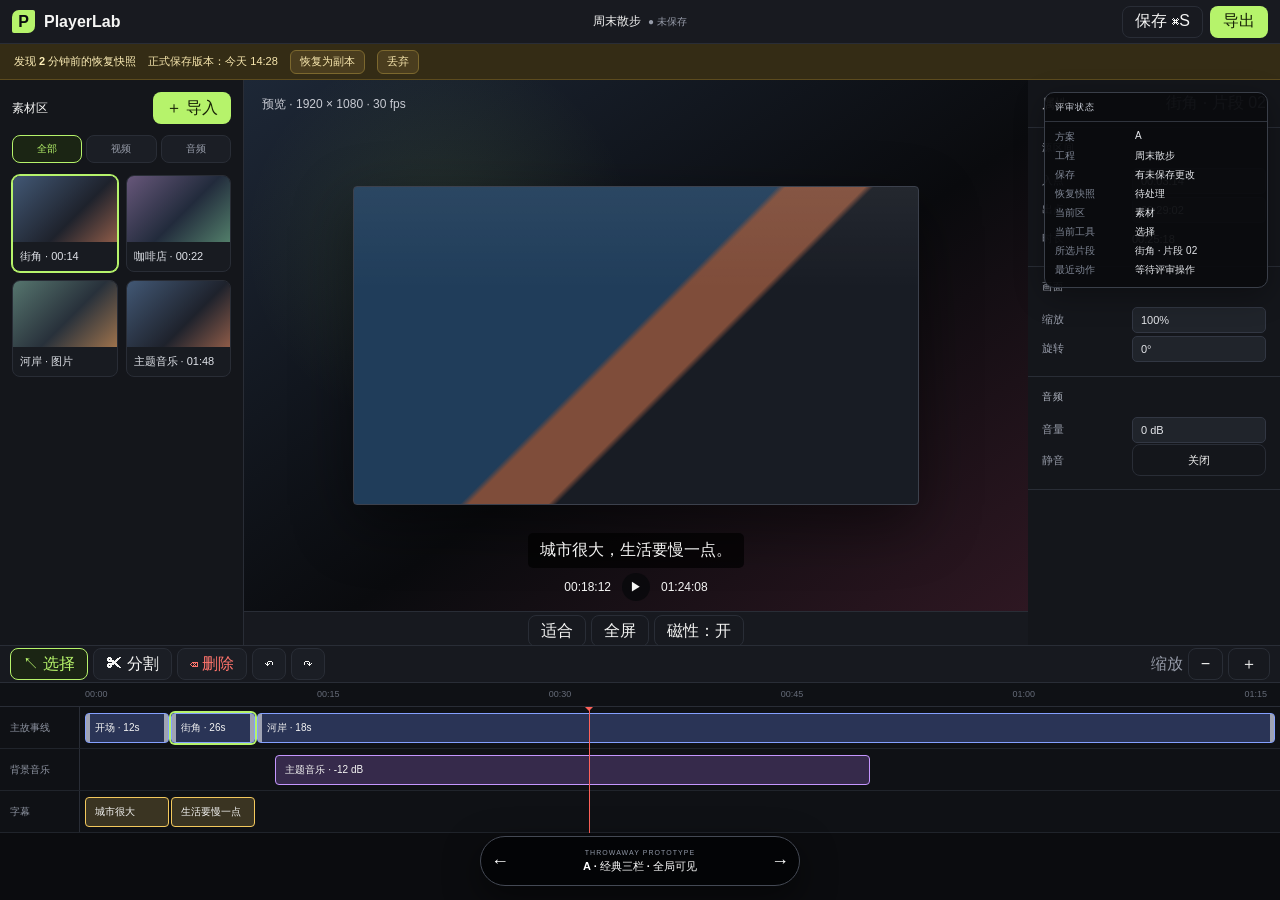
<file: prototype/desktop-editor/index.html>
<!doctype html>
<html lang="zh-CN">
  <head>
    <meta charset="UTF-8" />
    <meta name="viewport" content="width=device-width, initial-scale=1.0" />
    <meta name="color-scheme" content="dark" />
    <title>PlayerLab · 桌面编辑体验原型</title>
    <link rel="stylesheet" href="styles.css" />
  </head>
  <body>
    <!-- Three variants of the first desktop editing workspace, switchable via ?variant=, on this throwaway prototype route. -->
    <main id="prototype-root"></main>

    <aside class="prototype-state" aria-label="原型状态">
      <button class="prototype-state__toggle" data-action="toggle-state" aria-expanded="true">评审状态</button>
      <div class="prototype-state__body" id="prototype-state-body"></div>
    </aside>

    <nav class="prototype-switcher" aria-label="原型方案切换">
      <button data-action="previous-variant" aria-label="上一个方案">←</button>
      <div>
        <span class="prototype-switcher__eyebrow">THROWAWAY PROTOTYPE</span>
        <strong id="variant-label"></strong>
      </div>
      <button data-action="next-variant" aria-label="下一个方案">→</button>
    </nav>

    <div class="toast" id="toast" role="status" aria-live="polite"></div>
    <script src="app.js"></script>
  </body>
</html>
</file>
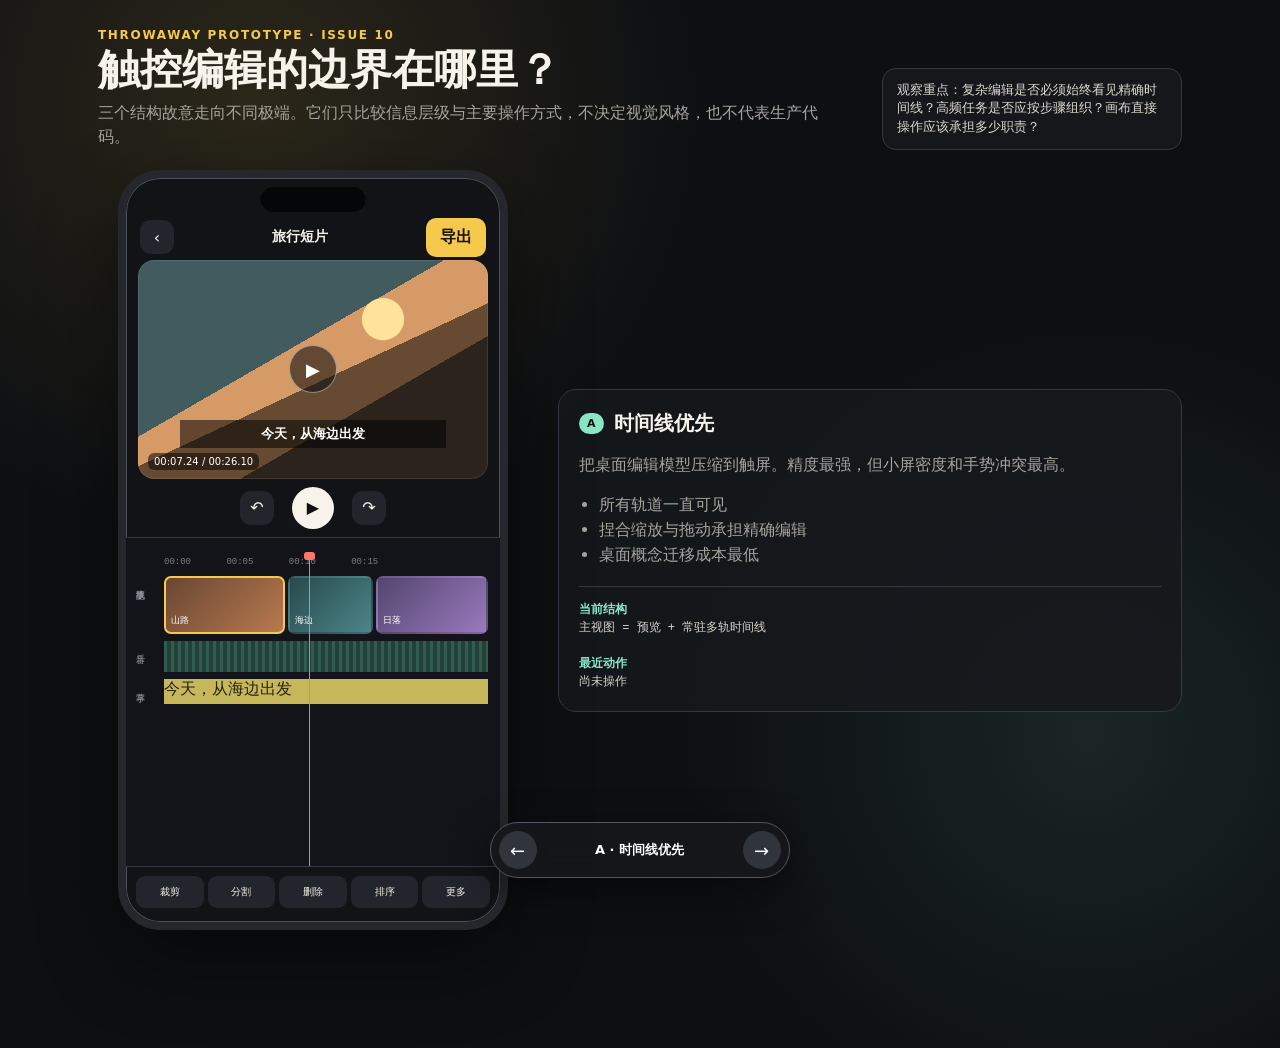
<file: docs/prototypes/mobile-touch-editor.prototype.html>
<!doctype html>
<html lang="zh-CN">
<head>
  <meta charset="utf-8">
  <meta name="viewport" content="width=device-width, initial-scale=1">
  <title>PlayerLab 移动端触控边界原型</title>
  <!-- PROTOTYPE: Three mobile editor structures, switchable via ?variant=A|B|C. Throw away after the decision. -->
  <style>
    :root {
      color-scheme: dark;
      font-family: Inter, ui-sans-serif, system-ui, -apple-system, BlinkMacSystemFont, "Segoe UI", sans-serif;
      --ink: #f7f3eb;
      --muted: #a7a49d;
      --panel: #17191d;
      --panel-2: #22252b;
      --line: #343840;
      --accent: #f6c84c;
      --accent-2: #8ae6c5;
      --danger: #ff766d;
    }

    * { box-sizing: border-box; }
    body {
      margin: 0;
      min-height: 100vh;
      background:
        radial-gradient(circle at 20% 10%, rgba(246, 200, 76, .13), transparent 28rem),
        radial-gradient(circle at 85% 70%, rgba(138, 230, 197, .10), transparent 26rem),
        #0d0f12;
      color: var(--ink);
    }
    button { font: inherit; }
    button:focus-visible { outline: 2px solid var(--accent); outline-offset: 2px; }

    .page {
      width: min(1120px, 100%);
      margin: 0 auto;
      padding: 28px 18px 118px;
    }
    .brief {
      display: grid;
      grid-template-columns: 1fr auto;
      gap: 24px;
      align-items: end;
      margin-bottom: 20px;
    }
    .eyebrow { color: var(--accent); font-size: 12px; font-weight: 800; letter-spacing: .14em; text-transform: uppercase; }
    h1 { margin: 6px 0 8px; font-size: clamp(24px, 4vw, 42px); line-height: 1.06; }
    .brief p { max-width: 720px; margin: 0; color: var(--muted); line-height: 1.55; }
    .question {
      max-width: 300px;
      border: 1px solid var(--line);
      border-radius: 14px;
      padding: 12px 14px;
      color: #dcd8cf;
      background: rgba(23, 25, 29, .86);
      font-size: 13px;
      line-height: 1.45;
    }

    .stage {
      display: grid;
      grid-template-columns: minmax(320px, 430px) minmax(260px, 1fr);
      gap: 30px;
      align-items: center;
    }
    .phone {
      position: relative;
      width: min(390px, 100%);
      height: 760px;
      margin: 0 auto;
      overflow: hidden;
      border: 8px solid #25272c;
      border-radius: 42px;
      background: #111317;
      box-shadow: 0 28px 80px rgba(0,0,0,.48), inset 0 0 0 1px #4c5059;
    }
    .island { position: absolute; z-index: 20; top: 9px; left: 50%; width: 105px; height: 25px; border-radius: 18px; background: #050607; transform: translateX(-50%); }
    .app { height: 100%; padding-top: 36px; display: flex; flex-direction: column; }
    .topbar { height: 46px; display: flex; align-items: center; justify-content: space-between; padding: 0 14px; }
    .topbar strong { font-size: 14px; }
    .icon, .chip, .tool, .primary, .nav-item, .step, .circle-action {
      border: 0;
      color: var(--ink);
      background: var(--panel-2);
      cursor: pointer;
    }
    .icon { min-width: 34px; height: 34px; border-radius: 11px; }
    .chip { padding: 7px 11px; border-radius: 999px; font-size: 12px; }
    .primary { padding: 9px 14px; border-radius: 10px; background: var(--accent); color: #17130a; font-weight: 800; }

    .preview {
      position: relative;
      margin: 0 12px;
      border-radius: 16px;
      overflow: hidden;
      background:
        linear-gradient(155deg, transparent 54%, rgba(0,0,0,.52) 54%),
        radial-gradient(circle at 70% 27%, #ffe39a 0 7%, transparent 7.4%),
        linear-gradient(150deg, #415b5e 0 42%, #d69a67 42% 66%, #5b493d 66%);
      box-shadow: inset 0 0 0 1px rgba(255,255,255,.09);
    }
    .preview.landscape { aspect-ratio: 16 / 10; }
    .preview.portrait { width: 225px; max-height: 390px; aspect-ratio: 9 / 16; margin-inline: auto; }
    .play { position: absolute; inset: 50% auto auto 50%; transform: translate(-50%,-50%); width: 48px; height: 48px; border: 1px solid rgba(255,255,255,.45); border-radius: 50%; color: white; background: rgba(10,10,12,.56); font-size: 18px; }
    .caption { position: absolute; left: 12%; right: 12%; bottom: 14%; padding: 5px; text-align: center; color: white; background: rgba(0,0,0,.54); font-weight: 800; font-size: 13px; }
    .timecode { position: absolute; left: 10px; bottom: 9px; padding: 3px 6px; border-radius: 6px; color: white; background: rgba(0,0,0,.52); font-size: 10px; }

    .inspector {
      border: 1px solid var(--line);
      border-radius: 18px;
      padding: 20px;
      background: rgba(23,25,29,.82);
    }
    .variant-name { display: flex; align-items: center; gap: 10px; margin-bottom: 12px; }
    .variant-name b { font-size: 20px; }
    .tag { color: #111; background: var(--accent-2); border-radius: 999px; padding: 4px 8px; font-size: 11px; font-weight: 900; }
    .inspector p, .inspector li { color: var(--muted); line-height: 1.55; }
    .inspector ul { margin: 12px 0 18px; padding-left: 20px; }
    .state { border-top: 1px solid var(--line); padding-top: 14px; font: 12px/1.5 ui-monospace, SFMono-Regular, Menlo, monospace; color: #d7d3ca; }
    .state strong { color: var(--accent-2); }

    /* A — persistent precision timeline */
    .a .preview { flex: 0 0 auto; }
    .transport { display: flex; justify-content: center; align-items: center; gap: 18px; height: 58px; }
    .transport .icon:nth-child(2) { width: 42px; height: 42px; border-radius: 50%; background: var(--ink); color: #111; }
    .timeline { position: relative; flex: 1; min-height: 250px; padding: 19px 12px 10px 38px; background: #121419; border-top: 1px solid var(--line); overflow: hidden; }
    .ruler { height: 19px; color: #777d87; font: 9px ui-monospace, monospace; word-spacing: 30px; white-space: nowrap; }
    .track-label { position: absolute; left: 8px; color: #8f949e; font-size: 9px; writing-mode: vertical-rl; }
    .track { display: flex; gap: 3px; height: 58px; margin-bottom: 7px; }
    .clip { display: grid; place-items: end start; min-width: 0; padding: 5px; border: 2px solid transparent; border-radius: 7px; overflow: hidden; color: white; background: linear-gradient(135deg,#694733,#b8794e); font-size: 9px; }
    .clip.selected { border-color: var(--accent); }
    .clip.two { background: linear-gradient(135deg,#274a4d,#4d8588); }
    .clip.three { background: linear-gradient(135deg,#53466f,#9a79bd); }
    .audio { height: 31px; background: repeating-linear-gradient(90deg,#315c51 0 3px,#234039 3px 7px); }
    .subs { height: 25px; color: #25220f; background: #c7b75b; }
    .playhead { position: absolute; z-index: 4; top: 14px; bottom: 0; left: 49%; width: 1px; background: var(--danger); }
    .playhead::before { content:""; position:absolute; left:-5px; width:11px; height:8px; border-radius:3px; background:var(--danger); }
    .toolrow { display: grid; grid-template-columns: repeat(5,1fr); gap: 4px; padding: 9px 10px 14px; border-top: 1px solid var(--line); }
    .tool { padding: 9px 2px; border-radius: 9px; font-size: 10px; }

    /* B — staged story workflow */
    .b { background: #15130f; }
    .b .topbar { background: #efe9dc; color: #252019; }
    .b .topbar .icon { background: #d9d0c0; color: #252019; }
    .b .preview { margin-top: 10px; }
    .story-strip { display: flex; gap: 8px; padding: 14px; overflow: hidden; }
    .story-card { min-width: 92px; height: 74px; padding: 8px; border: 2px solid transparent; border-radius: 13px; color: white; background: linear-gradient(150deg,#684833,#bc8359); text-align: left; font-size: 10px; }
    .story-card.selected { border-color: var(--accent); }
    .story-card:nth-child(2) { background: linear-gradient(150deg,#315557,#72a6a5); }
    .story-card:nth-child(3) { background: linear-gradient(150deg,#574b70,#9478ad); }
    .drawer { flex: 1; margin: 0 10px 10px; padding: 15px; border-radius: 20px; color: #27221b; background: #f0eade; }
    .drawer-head { display: flex; align-items: center; justify-content: space-between; }
    .drawer h3 { margin: 0; font-size: 16px; }
    .drawer p { margin: 7px 0 12px; color: #776e61; font-size: 11px; }
    .large-actions { display: grid; grid-template-columns: repeat(2,1fr); gap: 9px; }
    .large-actions button { padding: 15px 8px; border: 0; border-radius: 13px; color: #28221a; background: #dcd2c2; font-weight: 750; }
    .steps { display: grid; grid-template-columns: repeat(5,1fr); padding: 8px 8px 14px; background: #0e0f12; }
    .step { padding: 8px 1px; border-radius: 9px; background: transparent; color: #858991; font-size: 9px; }
    .step.active { color: var(--accent); background: #22242a; }

    /* C — canvas-first direct manipulation */
    .c { background: #08090b; }
    .c .topbar { position: absolute; z-index: 9; top: 36px; left: 0; right: 0; background: linear-gradient(#08090bd6,transparent); }
    .c .preview { flex: 1; width: 100%; max-height: none; margin: 0; border-radius: 0; }
    .selection-box { position: absolute; left: 12%; right: 12%; bottom: 12%; height: 70px; border: 2px solid var(--accent); }
    .selection-box i { position: absolute; width: 10px; height: 10px; border-radius: 50%; background: var(--accent); }
    .selection-box i:nth-child(1) { left:-6px; top:-6px; }.selection-box i:nth-child(2) { right:-6px; top:-6px; }
    .selection-box i:nth-child(3) { left:-6px; bottom:-6px; }.selection-box i:nth-child(4) { right:-6px; bottom:-6px; }
    .floating-tools { position: absolute; right: 12px; top: 130px; display: grid; gap: 9px; }
    .circle-action { width: 44px; height: 44px; border-radius: 50%; background: rgba(30,32,37,.9); box-shadow: 0 5px 18px rgba(0,0,0,.35); }
    .filmstrip { position: absolute; left: 0; right: 0; bottom: 67px; padding: 9px 12px; background: linear-gradient(transparent,#08090b 30%); }
    .frames { display: flex; height: 62px; gap: 3px; overflow: hidden; }
    .frame { flex: 1; border-radius: 5px; background: linear-gradient(135deg,#4a3731,#936348); }
    .frame:nth-child(n+4) { background: linear-gradient(135deg,#284c4d,#689497); }
    .frame.selected { outline: 2px solid var(--accent); outline-offset: -2px; }
    .bottom-nav { height: 67px; display: grid; grid-template-columns: repeat(5,1fr); padding: 7px 8px 12px; background: #0a0b0d; }
    .nav-item { border-radius: 10px; color: #888d96; background: transparent; font-size: 10px; }
    .nav-item.active { color: var(--accent); background: #22242a; }

    .switcher {
      position: fixed;
      z-index: 100;
      left: 50%;
      bottom: 22px;
      display: flex;
      align-items: center;
      gap: 8px;
      padding: 8px;
      border: 1px solid #515660;
      border-radius: 999px;
      color: white;
      background: #15171bea;
      box-shadow: 0 12px 38px rgba(0,0,0,.5);
      transform: translateX(-50%);
      backdrop-filter: blur(14px);
    }
    .switcher button { width: 38px; height: 38px; border: 0; border-radius: 50%; color: white; background: #30343b; cursor: pointer; font-size: 18px; }
    .switch-label { min-width: 190px; text-align: center; font-weight: 800; font-size: 13px; }

    @media (max-width: 760px) {
      .brief { grid-template-columns: 1fr; }
      .question { max-width: none; }
      .stage { grid-template-columns: 1fr; }
      .inspector { order: -1; }
      .phone { height: min(760px, calc(100vh - 170px)); min-height: 620px; }
    }
  </style>
</head>
<body>
  <main class="page">
    <section class="brief">
      <div>
        <div class="eyebrow">Throwaway prototype · Issue 10</div>
        <h1>触控编辑的边界在哪里？</h1>
        <p>三个结构故意走向不同极端。它们只比较信息层级与主要操作方式，不决定视觉风格，也不代表生产代码。</p>
      </div>
      <aside class="question">观察重点：复杂编辑是否必须始终看见精确时间线？高频任务是否应按步骤组织？画布直接操作应该承担多少职责？</aside>
    </section>
    <section id="mount"></section>
  </main>

  <nav class="switcher" aria-label="原型变体切换">
    <button id="prev" aria-label="上一个变体">←</button>
    <div class="switch-label" id="switchLabel"></div>
    <button id="next" aria-label="下一个变体">→</button>
  </nav>

  <script>
    const variants = ['A', 'B', 'C'];
    const meta = {
      A: { name: '时间线优先', state: '主视图 = 预览 + 常驻多轨时间线', summary: '把桌面编辑模型压缩到触屏。精度最强，但小屏密度和手势冲突最高。' },
      B: { name: '故事步骤优先', state: '主视图 = 预览 + 故事卡片；时间线按需展开', summary: '按素材、剪辑、音乐、文字、导出分阶段，复杂操作进入上下文抽屉。' },
      C: { name: '画布直接操作', state: '主视图 = 全屏画布；片段条与工具悬浮', summary: '让作品占据屏幕，把操作放在对象周围。直觉强，但精确时序能力最弱。' }
    };

    const topbar = (title, action = '导出') => `
      <div class="topbar"><button class="icon" data-action="返回">‹</button><strong>${title}</strong><button class="primary" data-action="${action}">${action}</button></div>`;
    const preview = (portrait = false, selected = false) => `
      <div class="preview ${portrait ? 'portrait' : 'landscape'}">
        <button class="play" data-action="播放或暂停">▶</button>
        <div class="caption">今天，从海边出发</div>
        <div class="timecode">00:07.24 / 00:26.10</div>
        ${selected ? '<div class="selection-box"><i></i><i></i><i></i><i></i></div>' : ''}
      </div>`;

    function VariantA() {
      return `
        <div class="stage">
          <div class="phone"><div class="island"></div><div class="app a">
            ${topbar('旅行短片')}${preview(false)}
            <div class="transport"><button class="icon" data-action="撤销">↶</button><button class="icon" data-action="播放">▶</button><button class="icon" data-action="重做">↷</button></div>
            <div class="timeline">
              <div class="ruler">00:00 00:05 00:10 00:15</div><span class="track-label" style="top:45px">主故事线</span>
              <div class="track"><button class="clip selected" style="flex:1.2" data-action="选择山路片段">山路</button><button class="clip two" style="flex:.8" data-action="选择海边片段">海边</button><button class="clip three" style="flex:1.1" data-action="选择日落片段">日落</button></div>
              <span class="track-label" style="top:109px">音乐</span><div class="track audio"></div>
              <span class="track-label" style="top:148px">字幕</span><div class="track subs">今天，从海边出发</div><div class="playhead"></div>
            </div>
            <div class="toolrow"><button class="tool" data-action="裁剪">裁剪</button><button class="tool" data-action="分割">分割</button><button class="tool" data-action="删除">删除</button><button class="tool" data-action="排序">排序</button><button class="tool" data-action="更多工具">更多</button></div>
          </div></div>${Inspector('A')}
        </div>`;
    }

    function VariantB() {
      return `
        <div class="stage">
          <div class="phone"><div class="island"></div><div class="app b">
            ${topbar('剪辑 · 旅行短片', '预览')}${preview(false)}
            <div class="story-strip"><button class="story-card selected" data-action="选择第一个故事卡片">1 山路<br>8.2 秒</button><button class="story-card" data-action="选择第二个故事卡片">2 海边<br>6.8 秒</button><button class="story-card" data-action="选择第三个故事卡片">3 日落<br>11.1 秒</button></div>
            <div class="drawer"><div class="drawer-head"><h3>山路片段</h3><button class="chip" data-action="打开精确时间线">精确时间线</button></div><p>点选一个动作；需要逐帧定位时再进入全屏时间线。</p><div class="large-actions"><button data-action="裁剪片段">✂ 裁剪</button><button data-action="分割片段">│ 分割</button><button data-action="替换片段">▣ 替换</button><button data-action="删除片段">⌫ 删除</button></div></div>
            <div class="steps"><button class="step">素材</button><button class="step active">剪辑</button><button class="step">音乐</button><button class="step">文字</button><button class="step">导出</button></div>
          </div></div>${Inspector('B')}
        </div>`;
    }

    function VariantC() {
      return `
        <div class="stage">
          <div class="phone"><div class="island"></div><div class="app c">
            ${topbar('旅行短片')}${preview(true, true)}
            <div class="floating-tools"><button class="circle-action" data-action="编辑文字">字</button><button class="circle-action" data-action="调整画面">裁</button><button class="circle-action" data-action="调整声音">声</button><button class="circle-action" data-action="删除对象">⌫</button></div>
            <div class="filmstrip"><div class="frames"><button class="frame selected" data-action="选择山路帧"></button><button class="frame"></button><button class="frame"></button><button class="frame"></button><button class="frame"></button><button class="frame"></button></div></div>
            <div class="bottom-nav"><button class="nav-item active">片段</button><button class="nav-item">音乐</button><button class="nav-item">文字</button><button class="nav-item">画幅</button><button class="nav-item">更多</button></div>
          </div></div>${Inspector('C')}
        </div>`;
    }

    function Inspector(key) {
      const m = meta[key];
      const bullets = {
        A: ['所有轨道一直可见', '捏合缩放与拖动承担精确编辑', '桌面概念迁移成本最低'],
        B: ['高频任务按阶段出现', '单指点按、拖拽为主', '精确时间线是按需工具，不是首页'],
        C: ['预览画布占据绝对中心', '文字与构图直接在画布操作', '时序编辑退化为底部胶片条']
      }[key];
      return `<aside class="inspector"><div class="variant-name"><span class="tag">${key}</span><b>${m.name}</b></div><p>${m.summary}</p><ul>${bullets.map(x => `<li>${x}</li>`).join('')}</ul><div class="state"><strong>当前结构</strong><br>${m.state}<br><br><strong>最近动作</strong><br><span id="lastAction">尚未操作</span></div></aside>`;
    }

    function currentVariant() {
      const value = new URLSearchParams(location.search).get('variant')?.toUpperCase();
      return variants.includes(value) ? value : 'A';
    }
    function show(key) {
      history.replaceState({}, '', `${location.pathname}?variant=${key}${location.hash}`);
      document.getElementById('mount').innerHTML = ({ A: VariantA, B: VariantB, C: VariantC })[key]();
      document.getElementById('switchLabel').textContent = `${key} · ${meta[key].name}`;
      document.querySelectorAll('[data-action]').forEach(button => button.addEventListener('click', () => {
        document.getElementById('lastAction').textContent = button.dataset.action;
      }));
    }
    function cycle(delta) {
      const index = variants.indexOf(currentVariant());
      show(variants[(index + delta + variants.length) % variants.length]);
    }
    document.getElementById('prev').addEventListener('click', () => cycle(-1));
    document.getElementById('next').addEventListener('click', () => cycle(1));
    window.addEventListener('keydown', event => {
      if (['INPUT','TEXTAREA'].includes(document.activeElement?.tagName) || document.activeElement?.isContentEditable) return;
      if (event.key === 'ArrowLeft') cycle(-1);
      if (event.key === 'ArrowRight') cycle(1);
    });
    show(currentVariant());
  </script>
</body>
</html>
</file>
<file: prototype/desktop-editor/styles.css>
:root {
  font-family:
    Inter, ui-sans-serif, -apple-system, BlinkMacSystemFont, "Segoe UI", sans-serif;
  color: #f5f5f4;
  background: #0b0c0f;
  font-synthesis: none;
  --bg: #0b0c0f;
  --panel: #14161b;
  --panel-2: #1b1e25;
  --line: #292d36;
  --muted: #969ba8;
  --text: #f5f5f4;
  --accent: #b6f36b;
  --accent-ink: #162006;
  --danger: #ff746c;
  --video: #6f8fff;
  --music: #b67cff;
  --caption: #f4c95d;
}

* { box-sizing: border-box; }
html, body { margin: 0; min-width: 1024px; min-height: 720px; height: 100%; overflow: hidden; }
button, input { font: inherit; }
button { color: inherit; }
button:focus-visible, [tabindex]:focus-visible { outline: 2px solid var(--accent); outline-offset: 2px; }

.app-shell { height: 100vh; display: grid; background: var(--bg); }
.icon-button, .quiet-button, .primary-button, .tool-button, .tab-button {
  border: 1px solid var(--line); border-radius: 8px; background: var(--panel-2); cursor: pointer;
}
.icon-button, .quiet-button, .primary-button, .tool-button { min-height: 32px; padding: 0 12px; }
.icon-button:hover, .quiet-button:hover, .tool-button:hover, .tab-button:hover { background: #252a34; }
.primary-button { background: var(--accent); color: var(--accent-ink); border-color: transparent; font-weight: 750; }
.primary-button:hover { filter: brightness(1.08); }
.quiet-button { background: transparent; }
.danger-button { color: var(--danger); }
.tool-button.is-active, .tab-button.is-active { border-color: var(--accent); color: var(--accent); background: #1b2514; }
.eyebrow { margin: 0; color: var(--muted); font-size: 10px; font-weight: 800; letter-spacing: .14em; text-transform: uppercase; }
.muted { color: var(--muted); }
.status-dot { display: inline-block; width: 7px; height: 7px; margin-right: 7px; border-radius: 50%; background: var(--accent); }
.drag-handle { color: #717786; letter-spacing: -2px; }

.preview {
  position: relative; display: grid; place-items: center; min-height: 220px; overflow: hidden;
  background:
    radial-gradient(circle at 25% 30%, rgba(182, 243, 107, .1), transparent 28%),
    linear-gradient(145deg, #1d2736 0%, #0a0b0e 56%, #2e1722 100%);
}
.preview::before {
  content: ""; width: min(72%, 760px); aspect-ratio: 16/9; border: 1px solid #3c414d; border-radius: 4px;
  background:
    linear-gradient(180deg, rgba(255,255,255,.05), transparent 32%),
    linear-gradient(135deg, #203d5a 0 48%, #7f4d3a 49% 58%, #181c24 59%);
  box-shadow: 0 20px 60px rgba(0,0,0,.46);
}
.preview__title { position: absolute; top: 16px; left: 18px; font-size: 12px; color: #c8cbd3; }
.preview__caption { position: absolute; bottom: 43px; padding: 7px 12px; border-radius: 5px; background: rgba(0,0,0,.7); font-weight: 700; }
.transport { position: absolute; bottom: 10px; display: flex; align-items: center; gap: 11px; font-size: 12px; }
.transport button { border: 0; background: rgba(7,8,10,.76); border-radius: 999px; width: 28px; height: 28px; cursor: pointer; }

.media-grid { display: grid; grid-template-columns: repeat(2, minmax(0, 1fr)); gap: 8px; }
.media-card { padding: 0; overflow: hidden; text-align: left; background: #181b21; border: 1px solid var(--line); border-radius: 8px; cursor: pointer; }
.media-card__thumb { display: block; height: 66px; background: linear-gradient(135deg, #425875, #1e222c 60%, #8d5b48); }
.media-card:nth-child(2) .media-card__thumb { background: linear-gradient(135deg, #67577a, #222b3c 55%, #527e6a); }
.media-card:nth-child(3) .media-card__thumb { background: linear-gradient(135deg, #56756e, #28313b 55%, #9d724c); }
.media-card span:last-child { display: block; padding: 7px; overflow: hidden; color: #dfe2e8; font-size: 11px; text-overflow: ellipsis; white-space: nowrap; }
.media-card.is-selected { border-color: var(--accent); box-shadow: 0 0 0 1px var(--accent); }

.timeline { position: relative; background: #0f1115; overflow: hidden; }
.timeline__ruler { display: flex; justify-content: space-between; height: 24px; padding: 6px 13px 0 85px; color: #656b78; font-size: 9px; border-bottom: 1px solid var(--line); }
.timeline__lane { display: grid; grid-template-columns: 80px 1fr; min-height: 42px; border-bottom: 1px solid #20242b; }
.timeline__label { display: flex; align-items: center; padding-left: 10px; color: #8d93a0; font-size: 10px; border-right: 1px solid var(--line); }
.timeline__content { position: relative; display: flex; gap: 2px; align-items: center; padding: 5px; }
.clip { position: relative; display: flex; align-items: center; min-width: 84px; height: 30px; padding: 0 9px; overflow: hidden; border: 1px solid #84a0ff; border-radius: 4px; background: rgba(111,143,255,.28); font-size: 10px; cursor: pointer; white-space: nowrap; }
.clip.music { margin-left: 16%; width: 50%; border-color: #c596ff; background: rgba(182,124,255,.23); }
.clip.caption { border-color: #f4c95d; background: rgba(244,201,93,.19); }
.clip.is-selected { box-shadow: 0 0 0 2px var(--accent); }
.clip__trim { position: absolute; inset-block: 0; width: 4px; background: rgba(255,255,255,.55); }
.clip__trim:first-child { left: 0; } .clip__trim:last-child { right: 0; }
.playhead { position: absolute; z-index: 6; top: 24px; bottom: 0; left: 46%; width: 1px; background: #ff625a; pointer-events: none; }
.playhead::before { content: ""; position: absolute; top: 0; left: -4px; border: 4px solid transparent; border-top-color: #ff625a; }

.inspector { overflow: auto; background: var(--panel); }
.inspector__header { display: flex; align-items: center; justify-content: space-between; padding: 13px 14px; border-bottom: 1px solid var(--line); }
.inspector h2 { margin: 0; font-size: 13px; }
.property-group { padding: 13px 14px; border-bottom: 1px solid var(--line); }
.property-group h3 { margin: 0 0 11px; color: #aeb3bf; font-size: 10px; letter-spacing: .08em; text-transform: uppercase; }
.property-row { display: grid; grid-template-columns: 82px 1fr; gap: 8px; align-items: center; min-height: 29px; font-size: 11px; }
.property-row span:first-child { color: var(--muted); }
.field { padding: 6px 8px; color: #e4e6ea; background: #20242b; border: 1px solid #323743; border-radius: 5px; }

.recovery-banner { display: flex; align-items: center; gap: 12px; min-height: 36px; padding: 0 14px; color: #f8e7ae; background: #342c15; border-bottom: 1px solid #5c4b1e; font-size: 11px; }
.recovery-banner strong { color: #fff0b8; }
.recovery-banner button { min-height: 24px; padding: 0 9px; border: 1px solid #7c682e; border-radius: 6px; background: #4a3d1e; cursor: pointer; }

/* Variant A: conventional professional three-pane workspace. */
.variant-a { grid-template-rows: 44px auto minmax(260px, 1fr) 255px; }
.a-topbar { display: grid; grid-template-columns: 260px 1fr 260px; align-items: center; padding: 0 12px; background: #181a20; border-bottom: 1px solid var(--line); }
.brand { display: flex; gap: 9px; align-items: center; font-weight: 850; }
.brand-mark { display: grid; place-items: center; width: 23px; height: 23px; color: #0b0c0f; background: var(--accent); border-radius: 7px 2px 7px 2px; }
.project-title { justify-self: center; font-size: 12px; }
.project-title small { margin-left: 7px; color: var(--muted); }
.a-actions { justify-self: end; display: flex; gap: 7px; }
.a-main { display: grid; grid-template-columns: 244px minmax(480px, 1fr) 252px; min-height: 0; }
.a-library { overflow: auto; padding: 12px; background: var(--panel); border-right: 1px solid var(--line); }
.panel-heading { display: flex; align-items: center; justify-content: space-between; margin-bottom: 11px; }
.panel-heading h2 { margin: 0; font-size: 12px; }
.a-library__tabs { display: flex; gap: 4px; margin-bottom: 12px; }
.tab-button { flex: 1; min-height: 28px; padding: 0 7px; color: var(--muted); font-size: 10px; }
.a-preview-column { display: grid; grid-template-rows: 1fr 34px; min-width: 0; }
.a-preview-tools { display: flex; justify-content: center; gap: 5px; padding: 3px; background: #17191f; border-top: 1px solid var(--line); }
.a-timeline-header { display: flex; align-items: center; justify-content: space-between; height: 38px; padding: 0 10px; background: #17191f; border-top: 1px solid var(--line); border-bottom: 1px solid var(--line); }
.a-timeline-header__group { display: flex; align-items: center; gap: 5px; }

/* Variant B: left activity rail and a large story surface. */
.variant-b { grid-template-columns: 62px 310px minmax(520px, 1fr); grid-template-rows: 48px auto minmax(0, 1fr) 30px; }
.b-topbar { grid-column: 1 / -1; display: flex; align-items: center; gap: 10px; padding: 0 14px; background: #111319; border-bottom: 1px solid var(--line); }
.b-topbar .brand { margin-right: 18px; }
.b-topbar__project { flex: 1; font-size: 12px; }
.b-topbar__project span { color: var(--muted); }
.b-recovery { grid-column: 1 / -1; }
.b-rail { display: flex; flex-direction: column; gap: 7px; align-items: center; padding-top: 12px; background: #101217; border-right: 1px solid var(--line); }
.b-rail button { display: grid; place-items: center; gap: 3px; width: 50px; min-height: 48px; padding: 5px 2px; color: #9298a5; background: transparent; border: 0; border-radius: 8px; font-size: 9px; cursor: pointer; }
.b-rail button b { font-size: 18px; font-weight: 500; }
.b-rail button.is-active { color: var(--accent); background: #1a2117; }
.b-drawer { min-height: 0; overflow: auto; padding: 16px; background: #171920; border-right: 1px solid var(--line); }
.b-drawer__heading { margin-bottom: 17px; }
.b-drawer__heading h2 { margin: 2px 0 6px; font-size: 20px; }
.b-drawer__heading p { margin: 0; color: var(--muted); font-size: 11px; line-height: 1.5; }
.b-import-zone { display: grid; place-items: center; min-height: 92px; margin-bottom: 14px; color: #cfd3dc; background: #1e222a; border: 1px dashed #4a5160; border-radius: 10px; font-size: 11px; cursor: pointer; }
.b-workspace { display: grid; grid-template-rows: minmax(260px, 1fr) 214px; min-height: 0; }
.b-story { min-height: 0; padding: 12px 15px 70px; overflow: auto; background: #0e1014; border-top: 1px solid var(--line); }
.b-story__header { display: flex; align-items: center; justify-content: space-between; margin-bottom: 9px; }
.b-story__header h2 { margin: 0; font-size: 13px; }
.story-strip { display: flex; gap: 7px; min-height: 102px; }
.story-card { position: relative; flex: 1; min-width: 120px; padding: 8px; text-align: left; background: #1b1f27; border: 1px solid #333947; border-radius: 10px; cursor: pointer; }
.story-card::before { content: ""; display: block; height: 54px; margin-bottom: 7px; border-radius: 6px; background: linear-gradient(135deg, #3d5772, #202733 55%, #7c4b39); }
.story-card:nth-child(2)::before { background: linear-gradient(135deg, #55516f, #232d3d 55%, #476f62); }
.story-card:nth-child(3)::before { background: linear-gradient(135deg, #436a65, #222934 55%, #936847); }
.story-card.is-selected { border-color: var(--accent); box-shadow: 0 0 0 1px var(--accent); }
.story-card strong { display: block; font-size: 11px; }
.story-card small { color: var(--muted); font-size: 9px; }
.b-context-popover { position: absolute; z-index: 4; right: 18px; bottom: 115px; width: 224px; padding: 12px; background: rgba(26,29,35,.96); border: 1px solid #444a56; border-radius: 12px; box-shadow: 0 18px 45px rgba(0,0,0,.4); }
.b-context-popover h3 { margin: 0 0 9px; font-size: 12px; }
.b-context-actions { display: grid; grid-template-columns: repeat(2, 1fr); gap: 5px; }
.b-multitrack { min-height: 0; overflow: hidden; background: #0e1014; border-top: 1px solid var(--line); }
.b-multitrack__header { display: flex; align-items: center; justify-content: space-between; height: 38px; padding: 0 12px; background: #17191f; border-bottom: 1px solid var(--line); }
.b-multitrack__header h2 { display: inline; margin: 0 8px 0 0; font-size: 12px; }
.b-multitrack__header span { color: var(--muted); font-size: 9px; }
.b-multitrack__zoom { display: flex; align-items: center; gap: 5px; }
.b-multitrack__zoom .quiet-button { min-height: 26px; padding: 0 9px; }
.b-multitrack .timeline { height: 176px; }
.b-statusbar { grid-column: 1 / -1; display: flex; justify-content: space-between; align-items: center; padding: 0 12px; color: #777e8c; background: #101217; border-top: 1px solid var(--line); font-size: 9px; }

/* Variant C: task-oriented focus workflow. */
.variant-c { grid-template-rows: 58px auto 1fr; background: #eae9e3; color: #20201e; --line: #d1d0c9; --panel: #f5f4ee; --panel-2: #fffef8; --muted: #72716c; --accent: #1f63df; --accent-ink: #fff; }
.variant-c .primary-button { color: #fff; }
.c-header { display: flex; align-items: center; gap: 24px; padding: 0 18px; background: #f7f6f0; border-bottom: 1px solid var(--line); }
.c-header .brand-mark { color: #fff; background: var(--accent); }
.c-header__middle { flex: 1; display: flex; justify-content: center; }
.stepper { display: flex; align-items: center; gap: 3px; }
.step { display: flex; align-items: center; gap: 6px; padding: 7px 10px; color: #77756f; background: transparent; border: 0; border-radius: 8px; cursor: pointer; font-size: 11px; }
.step__number { display: grid; place-items: center; width: 20px; height: 20px; border: 1px solid #bfbdB5; border-radius: 50%; font-size: 9px; }
.step.is-active { color: #174dab; background: #e5edfc; font-weight: 700; }
.step.is-active .step__number { color: #fff; background: var(--accent); border-color: var(--accent); }
.c-header__actions { display: flex; gap: 7px; }
.c-recovery { color: #705712; background: #fff2bd; border-color: #e8d37d; }
.c-recovery strong { color: #503d08; }
.c-body { display: grid; grid-template-columns: 216px minmax(520px, 1fr) 258px; min-height: 0; padding: 14px; gap: 12px; }
.c-tasks, .c-inspector { overflow: auto; background: #f7f6f0; border: 1px solid var(--line); border-radius: 12px; }
.c-tasks { padding: 13px; }
.c-tasks h2 { margin: 2px 0 14px; font-size: 14px; }
.task-list { display: grid; gap: 6px; }
.task-item { display: grid; grid-template-columns: 24px 1fr; gap: 8px; align-items: center; padding: 9px; text-align: left; color: #373633; background: transparent; border: 1px solid transparent; border-radius: 8px; cursor: pointer; }
.task-item span:first-child { display: grid; place-items: center; width: 22px; height: 22px; border-radius: 6px; background: #e6e5df; }
.task-item.is-active { background: #e6edfb; border-color: #b9cbef; }
.task-item strong { display: block; font-size: 11px; }.task-item small { color: #77756f; font-size: 9px; }
.c-canvas { display: grid; grid-template-rows: minmax(260px, 1fr) auto; min-width: 0; overflow: hidden; background: #17191e; border-radius: 12px; box-shadow: 0 4px 16px rgba(41,40,34,.13); }
.c-canvas .preview { min-height: 0; }
.c-canvas__bottom { padding: 13px; background: #23262d; color: #fff; }
.c-canvas__toolbar { display: flex; align-items: center; justify-content: space-between; margin-bottom: 10px; }
.c-canvas__toolbar > div { display: flex; gap: 5px; }
.c-canvas .tool-button { color: #e7e9ed; background: #323741; border-color: #4a505d; }
.c-canvas .tool-button:hover { background: #404652; }
.c-canvas .tool-button.is-active { color: #a9c4ff; background: #263a63; border-color: #709af3; }
.c-canvas .danger-button { color: #ff8d87; }
.c-storyline { display: grid; grid-template-columns: repeat(3, 1fr); gap: 6px; }
.c-story-card { min-height: 70px; padding: 9px; color: #e9ebef; text-align: left; background: #323741; border: 1px solid #494f5c; border-radius: 8px; cursor: pointer; }
.c-story-card.is-selected { border-color: #8fb2ff; box-shadow: 0 0 0 1px #8fb2ff; }
.c-story-card strong { display: block; margin-bottom: 5px; font-size: 11px; }.c-story-card small { color: #aeb4c0; }
.c-track-summary { display: flex; gap: 7px; margin-top: 8px; }
.track-pill { flex: 1; padding: 6px 8px; color: #b8bdc7; background: #181a1f; border-radius: 5px; font-size: 9px; }
.track-pill.music { border-left: 3px solid var(--music); }.track-pill.caption { border-left: 3px solid var(--caption); }
.c-inspector { color: #252522; }
.c-inspector .inspector__header, .c-inspector .property-group { border-color: var(--line); }
.c-inspector .field { color: #2c2b28; background: #fff; border-color: #d8d6ce; }
.c-inspector .property-row span:first-child, .c-inspector .property-group h3 { color: #77756f; }

.prototype-switcher {
  position: fixed; z-index: 100; bottom: 14px; left: 50%; display: grid; grid-template-columns: 38px 1fr 38px;
  align-items: center; width: 320px; transform: translateX(-50%); color: white; background: rgba(4,5,7,.94);
  border: 1px solid #444954; border-radius: 999px; box-shadow: 0 12px 35px rgba(0,0,0,.5); backdrop-filter: blur(12px);
}
.prototype-switcher button { height: 48px; color: white; background: transparent; border: 0; cursor: pointer; font-size: 18px; }
.prototype-switcher > div { text-align: center; }
.prototype-switcher__eyebrow { display: block; color: #8f96a5; font-size: 7px; letter-spacing: .15em; }
#variant-label { font-size: 11px; }
.prototype-state { position: fixed; z-index: 101; top: 92px; right: 12px; width: 224px; color: #e7e9ed; background: rgba(10,11,14,.94); border: 1px solid #3a3f49; border-radius: 10px; box-shadow: 0 8px 30px rgba(0,0,0,.32); font-size: 10px; }
.prototype-state__toggle { width: 100%; height: 28px; padding: 0 10px; text-align: left; color: #cdd1da; background: transparent; border: 0; cursor: pointer; font-size: 9px; font-weight: 800; letter-spacing: .1em; }
.prototype-state__body { display: grid; grid-template-columns: 72px 1fr; gap: 5px 8px; padding: 8px 10px 10px; border-top: 1px solid #30343d; }
.prototype-state__body[hidden] { display: none; }
.prototype-state__body span:nth-child(odd) { color: #7f8694; }
.prototype-state__body span:nth-child(even) { overflow: hidden; text-overflow: ellipsis; white-space: nowrap; }
.toast { position: fixed; z-index: 110; top: 18px; left: 50%; padding: 9px 14px; opacity: 0; transform: translate(-50%, -12px); color: #fff; background: #262a32; border: 1px solid #494f5b; border-radius: 8px; box-shadow: 0 10px 30px rgba(0,0,0,.4); transition: .18s ease; pointer-events: none; font-size: 11px; }
.toast.is-visible { opacity: 1; transform: translate(-50%, 0); }
.dialog-backdrop { position: fixed; z-index: 90; inset: 0; display: grid; place-items: center; background: rgba(0,0,0,.58); }
.dialog { width: 400px; padding: 20px; background: #1a1d23; border: 1px solid #454b57; border-radius: 14px; box-shadow: 0 24px 70px rgba(0,0,0,.56); }
.dialog h2 { margin: 0 0 7px; font-size: 18px; }.dialog p { margin: 0 0 17px; color: #aeb3bf; font-size: 11px; }
.dialog__options { display: grid; gap: 8px; margin-bottom: 18px; }
.dialog__option { display: flex; justify-content: space-between; padding: 10px; background: #242831; border: 1px solid #383e49; border-radius: 8px; font-size: 11px; }
.dialog__actions { display: flex; justify-content: flex-end; gap: 7px; }

@media (max-width: 1120px) {
  .a-main { grid-template-columns: 210px minmax(450px, 1fr) 220px; }
  .variant-b { grid-template-columns: 58px 270px minmax(500px, 1fr); }
  .c-body { grid-template-columns: 190px minmax(500px, 1fr) 230px; }
}
</file>
